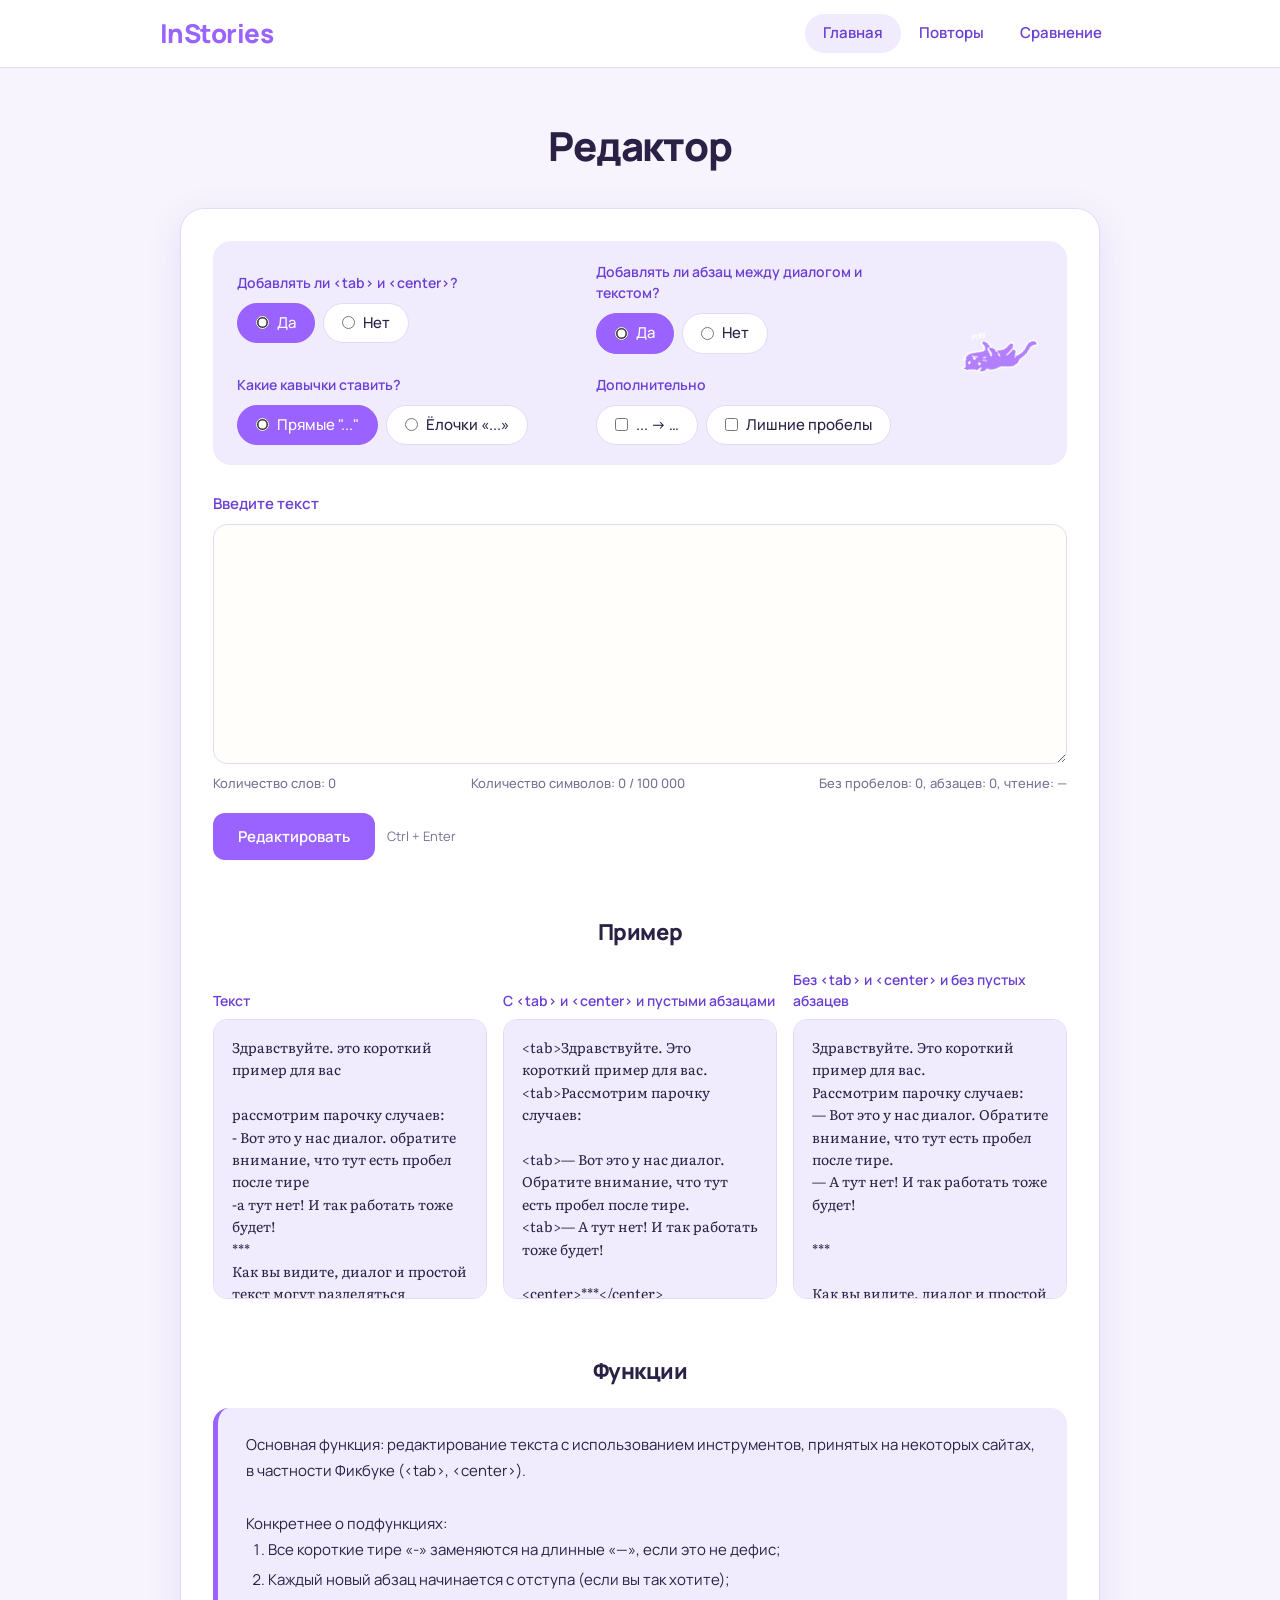
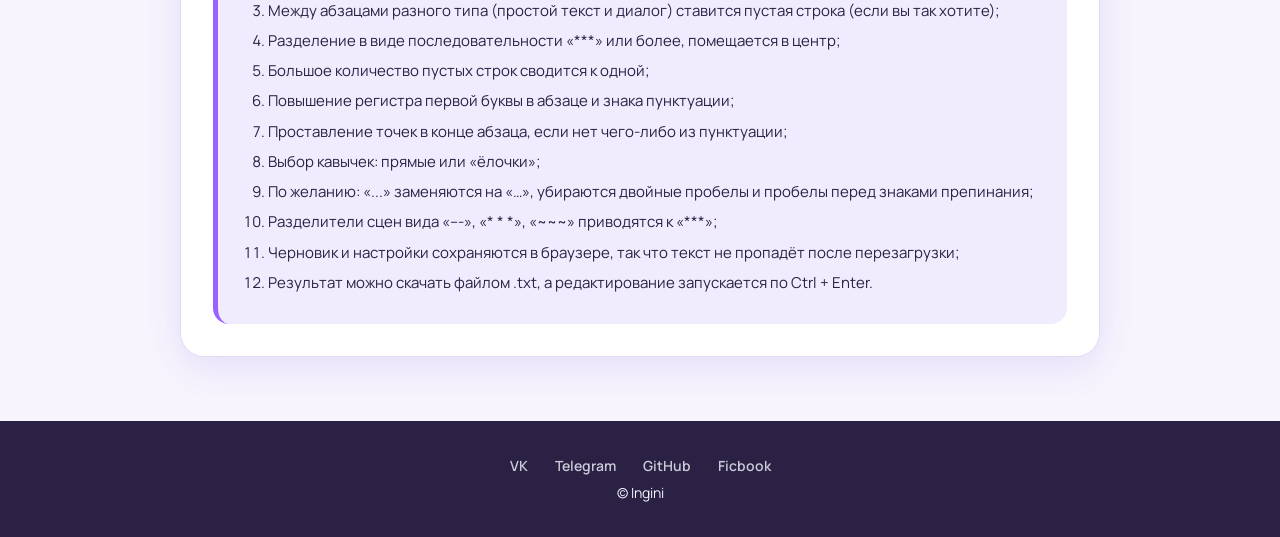
<file: index.html>
<!DOCTYPE html>
<html lang="ru">
<head>
    <meta charset="utf-8" />
    <meta name="author" content="Ingini" />
    <meta name="keywords" content="оформление,редактор,фикбук,ficbook,ingini,instories" />
    <meta name="viewport" content="width=device-width, initial-scale=1.0" />
    <title>Редактор</title>
    <link rel="stylesheet" href="site.css" />
    <link rel="stylesheet" href="home.css" />
    <link rel="icon" href="images/favicon.ico?v=2" sizes="any" />
    <link rel="icon" type="image/png" sizes="32x32" href="images/favicon-32.png?v=2" />
    <link rel="apple-touch-icon" href="images/apple-touch-icon.png?v=2" />
    <!-- Google tag (gtag.js) -->
    <script async src="https://www.googletagmanager.com/gtag/js?id=G-0665DH6TZF"></script>
    <script>
        window.dataLayer = window.dataLayer || [];
        function gtag() { dataLayer.push(arguments); }
        gtag('js', new Date());

        gtag('config', 'G-0665DH6TZF');
    </script>
</head>
<body>
    <header>
        <span class="logo">InStories</span>
        <nav>
            <a href="/" aria-current="page">Главная</a><a href="repeats.html">Повторы</a><a href="diff.html">Сравнение</a>
        </nav>
    </header>
    <main>
        <h1>Редактор</h1>

        <form id="editorForm" onsubmit="return false;">

            <div id="radioBox">
                <div id="radioBoxTeg">
                    <label class="radio-label">Добавлять ли &lt;tab&gt; и &lt;center&gt;?</label>
                    <div class="radio-group">
                        <label class="radio-option">
                            <input type="radio" name="OptionT" value="да" checked> Да
                        </label>
                        <label class="radio-option">
                            <input type="radio" name="OptionT" value="нет"> Нет
                        </label>
                    </div>
                </div>
                <div id="radioBoxParagraph">
                    <label class="radio-label">Добавлять ли абзац между диалогом и текстом?</label>
                    <div class="radio-group">
                        <label class="radio-option">
                            <input type="radio" name="OptionP" value="да" checked> Да
                        </label>
                        <label class="radio-option">
                            <input type="radio" name="OptionP" value="нет"> Нет
                        </label>
                    </div>
                </div>
                <div id="radioBoxQuotes">
                    <label class="radio-label">Какие кавычки ставить?</label>
                    <div class="radio-group">
                        <label class="radio-option">
                            <input type="radio" name="OptionQ" value="прямые" checked> Прямые "..."
                        </label>
                        <label class="radio-option">
                            <input type="radio" name="OptionQ" value="ёлочки"> Ёлочки &laquo;...&raquo;
                        </label>
                    </div>
                </div>
                <div id="radioBoxExtra">
                    <label class="radio-label">Дополнительно</label>
                    <div class="radio-group">
                        <label class="radio-option">
                            <input type="checkbox" id="optEllipsis"> ... &rarr; &hellip;
                        </label>
                        <label class="radio-option">
                            <input type="checkbox" id="optSpaces"> Лишние пробелы
                        </label>
                    </div>
                </div>
                <img src="images/cat3.svg" class="cat-image" alt="Cat Image">
            </div>

            <label for="myTextarea">Введите текст</label>
            <textarea id="myTextarea" name="Текст" oninput="countWords()"></textarea>

            <div class="counters">
                <div id="wordCount">Количество слов: 0</div>
                <div id="charCount">Количество символов: 0 / 100 000</div>
                <div id="extraCount">Без пробелов: 0, абзацев: 0, чтение: —</div>
            </div>
            <div class="actions">
                <button type="submit" id="formatBtn" onclick="formatText()"><span class="btn-label">Редактировать</span><span class="spinner" aria-hidden="true"></span></button>
                <span class="hint">Ctrl + Enter</span>
            </div>

            <div id="resultBlock" style="display:none;">
                <label for="outputTextarea">Оформленный текст</label>
                <textarea id="outputTextarea" readonly></textarea>
                <div class="actions">
                    <input type="button" value="Скопировать" onclick="copyToClipboard()" />
                    <input type="button" value="Скачать .txt" onclick="downloadText()" />
                    <input type="button" value="Очистить" onclick="clearText()" />
                </div>
            </div>

            <div id="exampleLabel" class="section-title">Пример</div>
            <div class="example">
                <div class="block">
                    <div class="label">Текст</div>
                    <textarea readonly class="textarea" rows="10">
Здравствуйте. это короткий пример для вас

рассмотрим парочку случаев: 
- Вот это у нас диалог. обратите внимание, что тут есть пробел после тире
-а тут нет! И так работать тоже будет!
***
Как вы видите, диалог и простой текст могут разделяться абзацами (если вы этого хотите).
- Диалог.
- Очень интересный диалог. 
Текст. 

Еще можно поставить пустой абзац не к месту, но он не сохранится. 



Но много абзацев сведутся к одному.
На этом у меня все, спасибо за внимание!
                    </textarea>
                </div>
                <div class="block">
                    <div class="label">С &lt;tab&gt; и &lt;center&gt; и пустыми абзацами</div>
                    <textarea readonly class="textarea" rows="10">
&lt;tab&gt;Здравствуйте. Это короткий пример для вас.
&lt;tab&gt;Рассмотрим парочку случаев:

&lt;tab&gt;— Вот это у нас диалог. Обратите внимание, что тут есть пробел после тире.
&lt;tab&gt;— А тут нет! И так работать тоже будет!

&lt;center&gt;***&lt;/center&gt;
&lt;tab&gt;Как вы видите, диалог и простой текст разделяются абзацами.

&lt;tab&gt;— Диалог.
&lt;tab&gt;— Очень интересный диалог.

&lt;tab&gt;Текст.
&lt;tab&gt;Еще можно поставить пустой абзац не к месту, но он не сохранится.
&lt;tab&gt;Но много абзацев сведутся к одному.
&lt;tab&gt;На этом у меня все, спасибо за внимание!
                    </textarea>
                </div>
                <div class="block">
                    <div class="label">Без &lt;tab&gt; и &lt;center&gt; и без пустых абзацев</div>
                    <textarea readonly class="textarea" rows="10">
Здравствуйте. Это короткий пример для вас.
Рассмотрим парочку случаев:
— Вот это у нас диалог. Обратите внимание, что тут есть пробел после тире.
— А тут нет! И так работать тоже будет!

***

Как вы видите, диалог и простой текст не разделяются абзацами.
— Диалог.
— Очень интересный диалог.
Текст.
Еще можно поставить пустой абзац не к месту, но он не сохранится.
Но много абзацев сведутся к одному.
На этом у меня все, спасибо за внимание!
                    </textarea>
                </div>
            </div>

            <div id="instracktLabel" class="section-title">Функции</div>
            <div id="instrackt">
                Основная функция: редактирование текста с использованием инструментов, принятых на некоторых сайтах, в частности Фикбуке (&lt;tab&gt;, &lt;center&gt;).
                <br /><br />
                Конкретнее о подфункциях:
                <ol>
                    <li>Все короткие тире «-» заменяются на длинные «—», если это не дефис;</li>
                    <li>Каждый новый абзац начинается с отступа (если вы так хотите);</li>
                    <li>Между абзацами разного типа (простой текст и диалог) ставится пустая строка (если вы так хотите);</li>
                    <li>Разделение в виде последовательности «***» или более, помещается в центр;</li>
                    <li>Большое количество пустых строк сводится к одной;</li>
                    <li>Повышение регистра первой буквы в абзаце и знака пунктуации;</li>
                    <li>Проставление точек в конце абзаца, если нет чего-либо из пунктуации;</li>
                    <li>Выбор кавычек: прямые или «ёлочки»;</li>
                    <li>По желанию: «...» заменяются на «…», убираются двойные пробелы и пробелы перед знаками препинания;</li>
                    <li>Разделители сцен вида «---», «* * *», «~~~» приводятся к «***»;</li>
                    <li>Черновик и настройки сохраняются в браузере, так что текст не пропадёт после перезагрузки;</li>
                    <li>Результат можно скачать файлом .txt, а редактирование запускается по Ctrl + Enter.</li>
                </ol>
            </div>
        </form>
    </main>
    <footer>
        <p id="link">
            <a href="https://vk.com/lngini" target="_blank">VK</a>
            <a href="https://t.me/InginiBlog" target="_blank" rel="noopener">Telegram</a>
            <a href="https://github.com/InIngini" target="_blank">GitHub</a>
            <a href="https://ficbook.net/authors/2049261" target="_blank">Ficbook</a>
        </p>
        <p>© Ingini</p>
    </footer>

    <script src="editor.js"></script>
</body>
</html>
</file>
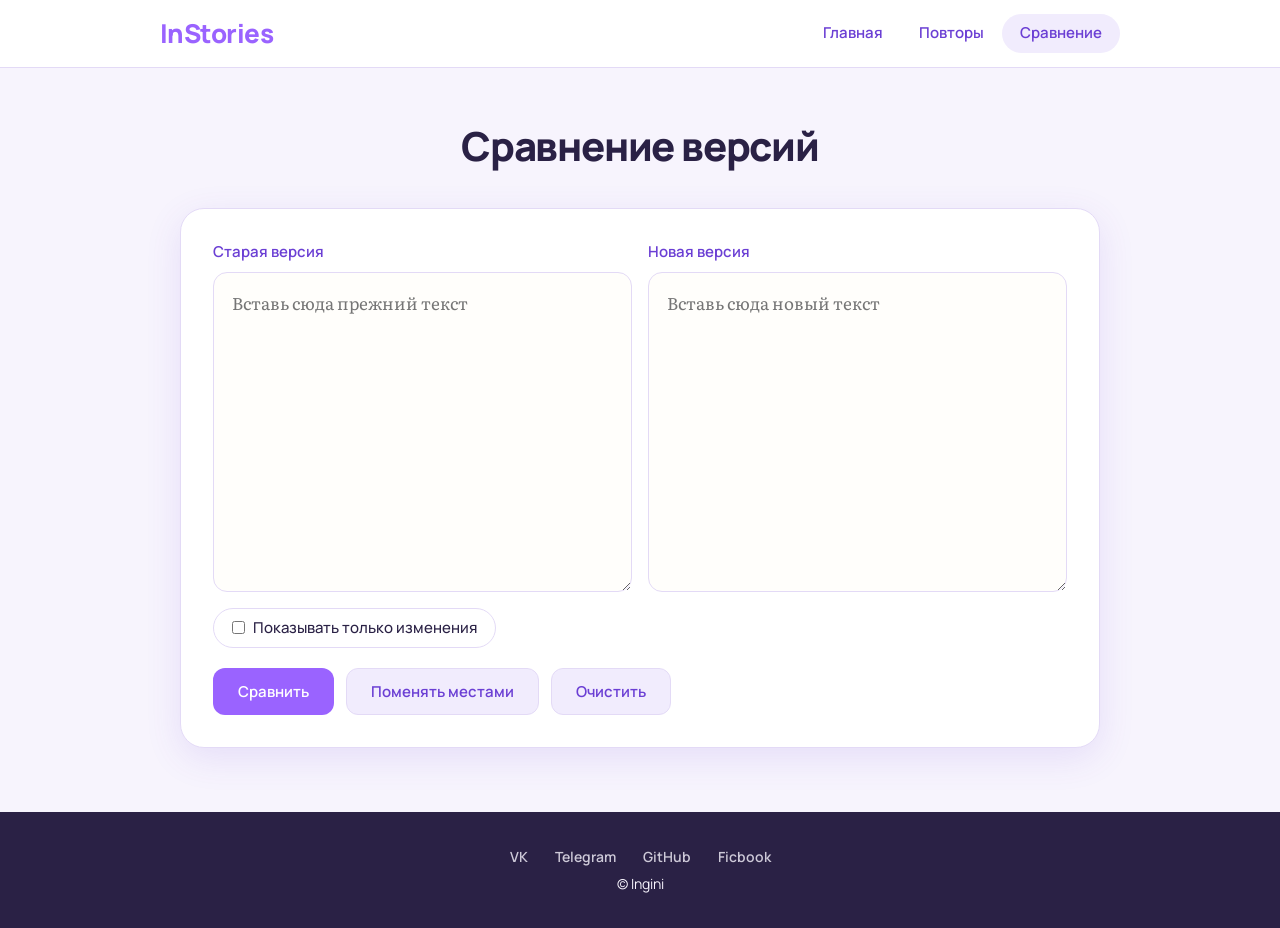
<file: diff.html>
<!DOCTYPE html>
<html lang="ru">
<head>
    <meta charset="utf-8" />
    <meta name="author" content="Ingini" />
    <meta name="viewport" content="width=device-width, initial-scale=1.0" />
    <title>Сравнение версий</title>
    <link rel="stylesheet" href="site.css" />
    <link rel="stylesheet" href="home.css" />
    <link rel="stylesheet" href="tools.css" />
    <link rel="icon" href="images/favicon.ico?v=2" sizes="any" />
    <link rel="icon" type="image/png" sizes="32x32" href="images/favicon-32.png?v=2" />
    <link rel="apple-touch-icon" href="images/apple-touch-icon.png?v=2" />
    <!-- Google tag (gtag.js) -->
    <script async src="https://www.googletagmanager.com/gtag/js?id=G-0665DH6TZF"></script>
    <script>
        window.dataLayer = window.dataLayer || [];
        function gtag() { dataLayer.push(arguments); }
        gtag('js', new Date());

        gtag('config', 'G-0665DH6TZF');
    </script>
</head>
<body>
    <header>
        <span class="logo">InStories</span>
        <nav><a href="index.html">Главная</a><a href="repeats.html">Повторы</a><a href="diff.html" aria-current="page">Сравнение</a></nav>
    </header>
    <main>
        <h1>Сравнение версий</h1>
        <form id="toolForm" onsubmit="return false;">
            <div class="two-col">
                <div>
                    <label for="oldText">Старая версия</label>
                    <textarea id="oldText" placeholder="Вставь сюда прежний текст"></textarea>
                </div>
                <div>
                    <label for="newText">Новая версия</label>
                    <textarea id="newText" placeholder="Вставь сюда новый текст"></textarea>
                </div>
            </div>
            <div class="tool-options">
                <label class="radio-option">
                    <input type="checkbox" id="optOnly"> Показывать только изменения
                </label>
            </div>
            <div class="actions">
                <input type="button" class="primary" value="Сравнить" onclick="compare()" />
                <input type="button" value="Поменять местами" onclick="swapTexts()" />
                <input type="button" value="Очистить" onclick="clearAll()" />
            </div>
            <div id="diffResult" hidden>
                <h2 class="result-title">Что изменилось</h2>
                <p id="diffStats" class="note"></p>
                <div id="diffOut"></div>
            </div>
        </form>
    </main>
    <footer>
        <p id="link">
            <a href="https://vk.com/lngini" target="_blank">VK</a>
            <a href="https://t.me/InginiBlog" target="_blank" rel="noopener">Telegram</a>
            <a href="https://github.com/InIngini" target="_blank">GitHub</a>
            <a href="https://ficbook.net/authors/2049261" target="_blank">Ficbook</a>
        </p>
        <p>© Ingini</p>
    </footer>
    <script src="diff.js"></script>
</body>
</html>
</file>
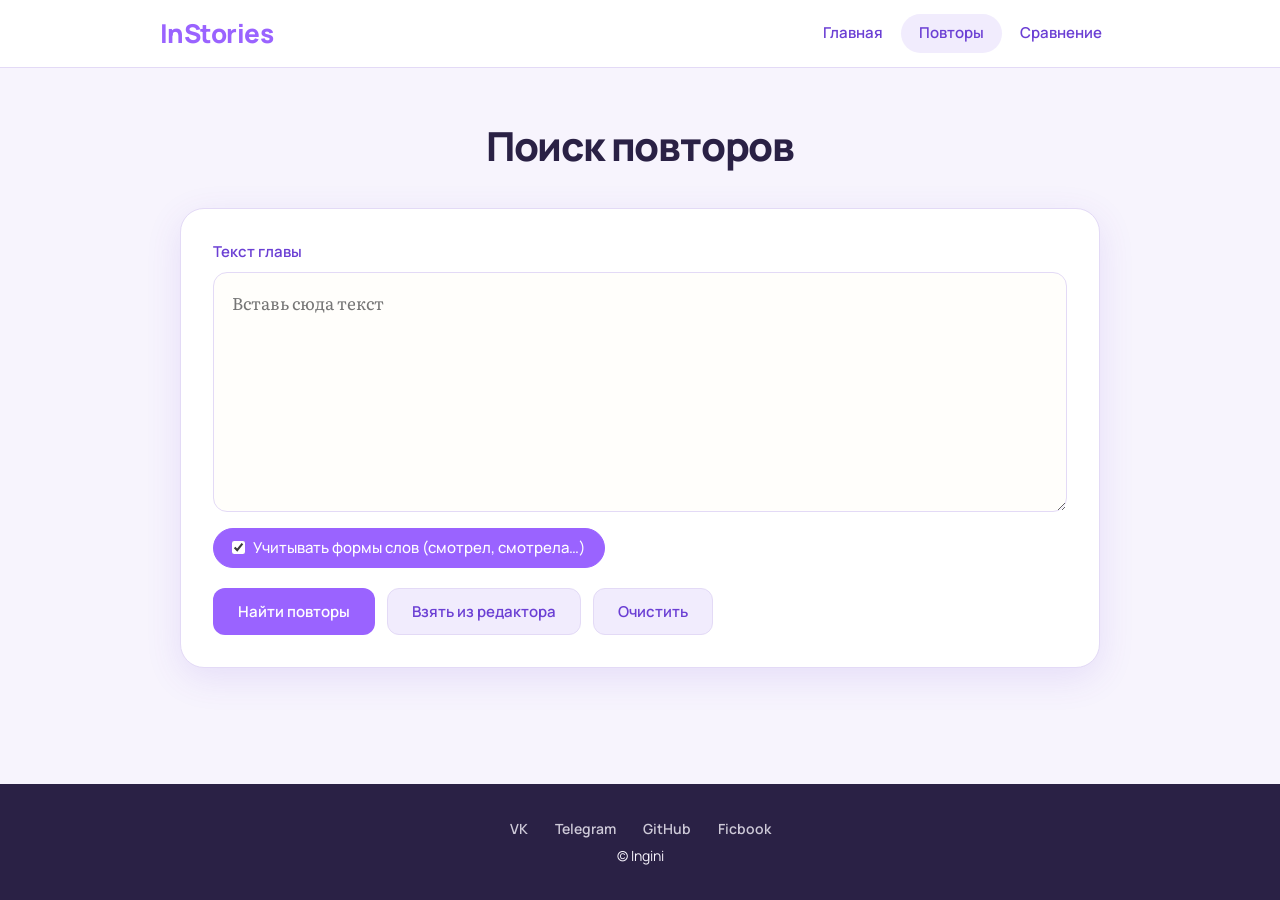
<file: repeats.html>
<!DOCTYPE html>
<html lang="ru">
<head>
    <meta charset="utf-8" />
    <meta name="author" content="Ingini" />
    <meta name="viewport" content="width=device-width, initial-scale=1.0" />
    <title>Поиск повторов</title>
    <link rel="stylesheet" href="site.css" />
    <link rel="stylesheet" href="home.css" />
    <link rel="stylesheet" href="tools.css" />
    <link rel="icon" href="images/favicon.ico?v=2" sizes="any" />
    <link rel="icon" type="image/png" sizes="32x32" href="images/favicon-32.png?v=2" />
    <link rel="apple-touch-icon" href="images/apple-touch-icon.png?v=2" />
    <!-- Google tag (gtag.js) -->
    <script async src="https://www.googletagmanager.com/gtag/js?id=G-0665DH6TZF"></script>
    <script>
        window.dataLayer = window.dataLayer || [];
        function gtag() { dataLayer.push(arguments); }
        gtag('js', new Date());

        gtag('config', 'G-0665DH6TZF');
    </script>
</head>
<body>
    <header>
        <span class="logo">InStories</span>
        <nav><a href="index.html">Главная</a><a href="repeats.html" aria-current="page">Повторы</a><a href="diff.html">Сравнение</a></nav>
    </header>
    <main>
        <h1>Поиск повторов</h1>
        <form id="toolForm" onsubmit="return false;">
            <label for="src">Текст главы</label>
            <textarea id="src" placeholder="Вставь сюда текст"></textarea>
            <div class="tool-options">
                <label class="radio-option">
                    <input type="checkbox" id="optMerge" checked> Учитывать формы слов (смотрел, смотрела…)
                </label>
            </div>
            <div class="actions">
                <input type="button" class="primary" value="Найти повторы" onclick="analyze()" />
                <input type="button" value="Взять из редактора" onclick="fromEditor()" />
                <input type="button" value="Очистить" onclick="clearAll()" />
            </div>

            <div id="results" hidden>
                <h2 class="result-title">Частые слова</h2>
                <p class="note">Слова от 4 букв, которые встречаются 3 раза и чаще. Нажми на слово, чтобы увидеть его в тексте.</p>
                <div id="freqList" class="chips"></div>

                <h2 class="result-title">Одинаковые начала предложений</h2>
                <p class="note">Первые слова, с которых начинаются 4 предложения и больше, и серии из 3 предложений подряд.</p>
                <div id="startList" class="chips"></div>
                <ul id="runList"></ul>

                <h2 class="result-title">Слова-паразиты</h2>
                <p class="note">Встречаются 2 раза и чаще. В скобках частота на 1000 слов. Не всё из этого плохо, это просто повод перечитать.</p>
                <div id="fillerList" class="chips"></div>

                <div id="previewWrap" hidden>
                    <h2 class="result-title">Текст с подсветкой</h2>
                    <div id="previewBox"></div>
                </div>
            </div>
        </form>
    </main>
    <footer>
        <p id="link">
            <a href="https://vk.com/lngini" target="_blank">VK</a>
            <a href="https://t.me/InginiBlog" target="_blank" rel="noopener">Telegram</a>
            <a href="https://github.com/InIngini" target="_blank">GitHub</a>
            <a href="https://ficbook.net/authors/2049261" target="_blank">Ficbook</a>
        </p>
        <p>© Ingini</p>
    </footer>
    <script src="repeats.js"></script>
</body>
</html>
</file>
<file: site.css>
@import url('https://fonts.googleapis.com/css2?family=Manrope:wght@500;600;800&family=Literata:opsz,wght@7..72,400;7..72,600&display=swap');

:root {
    --violet: #9a63ff;
    --violet-hover: #8348f0;
    --violet-deep: #6b3fd4;
    --ink: #2a2145;
    --muted: #7a7194;
    --wash: #f1ecfd;
    --bg: #f7f4fd;
    --card: #ffffff;
    --paper: #fffefb;
    --line: #e3daf6;
    --shadow: 0 10px 36px rgba(107, 63, 212, 0.12);
    --ui: 'Manrope', 'Segoe UI', Tahoma, sans-serif;
    --prose: 'Literata', Georgia, 'Times New Roman', serif;
    --gap: 24px;
}

@media (prefers-color-scheme: dark) {
    :root {
        --violet: #b08cff;
        --violet-hover: #c2a4ff;
        --violet-deep: #cdb8ff;
        --ink: #ece7fb;
        --muted: #a79fc4;
        --wash: #2a2347;
        --bg: #17132a;
        --card: #211b3b;
        --paper: #1b1633;
        --line: #3a3160;
        --shadow: 0 10px 36px rgba(0, 0, 0, 0.4);
    }
}

* { box-sizing: border-box; }

body {
    margin: 0;
    min-height: 100vh;
    display: flex;
    flex-direction: column;
    font-family: var(--ui);
    background-color: var(--bg);
    color: var(--ink);
    line-height: 1.5;
}

/* ---------- шапка ---------- */
header {
    display: flex;
    justify-content: space-between;
    align-items: center;
    padding: 14px max(24px, calc((100% - 960px) / 2));
    background-color: var(--card);
    border-bottom: 1px solid var(--line);
}

header .logo {
    font-size: 26px;
    font-weight: 800;
    letter-spacing: -0.02em;
    color: var(--violet);
}

header nav a {
    display: inline-block;
    padding: 8px 18px;
    border-radius: 999px;
    color: var(--violet-deep);
    text-decoration: none;
    font-size: 15px;
    font-weight: 600;
    transition: background-color 0.2s, transform 0.2s;
}

header nav a:hover { background-color: var(--wash); transform: translateY(-1px); }
header nav a[aria-current="page"] { background-color: var(--wash); }

/* ---------- каркас ---------- */
main {
    width: 100%;
    max-width: 960px;
    margin: 0 auto;
    padding: 48px 20px 0;
    flex: 1;
}

h1 {
    text-align: center;
    font-size: 40px;
    font-weight: 800;
    letter-spacing: -0.03em;
    margin: 0 0 32px;
}

.section-title {
    text-align: center;
    font-size: 22px;
    font-weight: 800;
    letter-spacing: -0.02em;
    margin: 56px 0 20px;
}

form {
    display: flex;
    flex-direction: column;
    background-color: var(--card);
    padding: 32px;
    border: 1px solid var(--line);
    border-radius: 24px;
    box-shadow: var(--shadow);
    animation: rise 0.6s cubic-bezier(.2, .7, .2, 1) both;
}

/* единственная «постановочная» анимация при загрузке */
@keyframes rise {
    from { opacity: 0; transform: translateY(18px); }
    to   { opacity: 1; transform: none; }
}

label {
    display: block;
    margin: 0 0 8px;
    font-weight: 600;
    font-size: 15px;
    color: var(--violet-deep);
}

textarea {
    display: block;
    width: 100%;
    min-height: 240px;
    padding: 16px 18px;
    border: 1px solid var(--line);
    border-radius: 14px;
    background-color: var(--paper);
    color: var(--ink);
    font-family: var(--prose);
    font-size: 17px;
    line-height: 1.7;
    resize: vertical;
    transition: border-color 0.2s, box-shadow 0.2s;
}

textarea:focus {
    outline: none;
    border-color: var(--violet);
    box-shadow: 0 0 0 4px rgba(154, 99, 255, 0.18);
}

/* ---------- счётчики и кнопки ---------- */
.counters {
    display: flex;
    flex-wrap: wrap;
    justify-content: space-between;
    gap: 4px 20px;
    margin: 10px 0 20px;
    font-size: 13px;
    font-weight: 500;
    color: var(--muted);
}

.actions {
    display: flex;
    flex-wrap: wrap;
    gap: 12px;
}

button[type="submit"],
input[type="button"] {
    position: relative;
    font-family: var(--ui);
    padding: 12px 24px;
    border: 1px solid transparent;
    border-radius: 12px;
    font-size: 15px;
    font-weight: 600;
    cursor: pointer;
    transition: background-color 0.2s, border-color 0.2s, transform 0.15s, box-shadow 0.2s;
}

button[type="submit"] { background-color: var(--violet); color: #fff; }

button[type="submit"]:hover {
    background-color: var(--violet-hover);
    transform: translateY(-2px);
    box-shadow: 0 6px 16px rgba(154, 99, 255, 0.35);
}

input[type="button"] {
    background-color: var(--wash);
    color: var(--violet-deep);
    border-color: var(--line);
}

input[type="button"]:hover { border-color: var(--violet); transform: translateY(-2px); }

button[type="submit"]:active,
input[type="button"]:active { transform: translateY(0); box-shadow: none; }

input:focus-visible,
a:focus-visible {
    outline: 3px solid var(--violet);
    outline-offset: 2px;
}

/* спиннер вместо текста кнопки (ширина кнопки не меняется) */
.spinner {
    display: none;
    position: absolute;
    inset: 0;
    margin: auto;
    width: 18px;
    height: 18px;
    border: 2px solid rgba(255, 255, 255, 0.4);
    border-top-color: #fff;
    border-radius: 50%;
    animation: spin 0.7s linear infinite;
}

button.loading { cursor: progress; pointer-events: none; }
button.loading .btn-label { visibility: hidden; }
button.loading .spinner { display: block; }

@keyframes spin { to { transform: rotate(360deg); } }

.hint {
    align-self: center;
    font-size: 13px;
    color: var(--muted);
}

/* ---------- результат ---------- */
#resultBlock {
    margin-top: 28px;
    padding-top: 28px;
    border-top: 1px dashed var(--line);
}

#resultBlock .actions { margin-top: 16px; }

/* появляется при display:block, когда JS показывает блок */
#resultBlock { animation: reveal 0.45s ease-out both; }

@keyframes reveal {
    from { opacity: 0; transform: translateY(-8px); }
    to   { opacity: 1; transform: none; }
}

#copyMessage {
    position: fixed;
    bottom: 32px;
    left: 50%;
    transform: translateX(-50%);
    padding: 12px 24px;
    border-radius: 999px;
    background-color: var(--ink);
    color: var(--bg);
    font-size: 14px;
    font-weight: 600;
    box-shadow: 0 6px 20px rgba(0, 0, 0, 0.25);
    z-index: 1000;
    animation: toast 2s ease both;
}

@keyframes toast {
    0%   { opacity: 0; transform: translate(-50%, 12px); }
    12%  { opacity: 1; transform: translate(-50%, 0); }
    85%  { opacity: 1; transform: translate(-50%, 0); }
    100% { opacity: 0; transform: translate(-50%, 6px); }
}

/* ---------- примеры ---------- */
.example {
    display: grid;
    grid-template-columns: repeat(3, 1fr);
    grid-template-rows: auto 1fr;
    gap: 8px 16px;
}

.example .block {
    display: grid;
    grid-row: span 2;
    grid-template-rows: subgrid;
    gap: 8px;
    min-width: 0;
}

.example .label {
    align-self: end;
    font-weight: 600;
    font-size: 14px;
    color: var(--violet-deep);
}

.example .textarea {
    height: 100%;
    min-height: 280px;
    font-size: 14px;
    line-height: 1.6;
    background-color: var(--wash);
    resize: none;
}

/* ---------- функции ---------- */
#instrackt {
    margin: 0;
    padding: 24px 28px;
    border-radius: 16px;
    border-left: 5px solid var(--violet);
    background-color: var(--wash);
    font-size: 15px;
    font-weight: 400;
    line-height: 1.75;
    color: var(--ink);
}

#instrackt ol { margin: 0; padding-left: 22px; }
#instrackt li { margin-bottom: 4px; }

/* ---------- подвал ---------- */
footer {
    margin-top: 64px;
    padding: 28px 20px;
    text-align: center;
    background-color: var(--ink);
    color: var(--bg);
    font-size: 14px;
}

footer p { margin: 6px 0; }

footer a {
    display: inline-block;
    margin: 0 12px;
    color: var(--bg);
    text-decoration: none;
    font-weight: 600;
    opacity: 0.8;
    transition: opacity 0.2s, transform 0.2s;
}

footer a:hover { opacity: 1; transform: translateY(-2px); }

/* ---------- мобильные ---------- */
@media (max-width: 860px) {
    main { padding-top: 32px; }
    h1 { font-size: 32px; }
    form { padding: 20px; }
    header { padding: 12px 18px; }
    .example { grid-template-columns: 1fr; grid-template-rows: none; }
    .example .block { grid-row: auto; grid-template-rows: auto auto; }
    .example .textarea { height: auto; }
}

@media (max-width: 480px) {
    .actions > input, .actions > button { flex: 1 1 100%; }
}

@media (prefers-reduced-motion: reduce) {
    *, *::before, *::after {
        animation: none !important;
        transition: none !important;
    }
    .spinner { animation: spin 1.6s linear infinite !important; }
}
</file>
<file: home.css>
#radioBox {
    display: grid;
    grid-template-columns: 1fr 1fr auto;
    gap: 20px 32px;
    align-items: center;
    margin-bottom: 28px;
    padding: 20px 24px;
    background-color: var(--wash);
    border-radius: 18px;
}

#radioBoxTeg, #radioBoxParagraph, #radioBoxQuotes, #radioBoxExtra { min-width: 0; }

.radio-label {
    margin: 0 0 10px;
    font-size: 14px;
    font-weight: 600;
    text-align: left;
    color: var(--violet-deep);
}

.radio-group { display: flex; flex-wrap: wrap; align-items: center; gap: 8px; }

.radio-option {
    display: inline-flex;
    align-items: center;
    gap: 8px;
    margin: 0;
    padding: 8px 18px;
    border: 1px solid var(--line);
    border-radius: 999px;
    background-color: var(--card);
    font-size: 15px;
    font-weight: 500;
    color: var(--ink);
    cursor: pointer;
    transition: border-color 0.2s, background-color 0.2s, color 0.2s, transform 0.15s;
}

.radio-option input { margin: 0; accent-color: var(--violet); }

.radio-option:hover { border-color: var(--violet); transform: translateY(-1px); }

.radio-option:has(input:checked) {
    border-color: var(--violet);
    background-color: var(--violet);
    color: #fff;
}

.radio-option:has(input:checked) input { accent-color: #fff; }

.radio-option:has(input:focus-visible) {
    outline: 3px solid var(--violet);
    outline-offset: 2px;
}

.cat-image {
    width: 88px;
    height: 88px;
    object-fit: contain;
    animation: breathe 4s ease-in-out infinite;
    transform-origin: 50% 90%;
    grid-column: 3;
    grid-row: 1 / span 2;
}

@keyframes breathe {
    0%, 100% { transform: scale(1) rotate(0deg); }
    50%      { transform: scale(1.05) rotate(-2deg); }
}

@media (max-width: 700px) {
    #radioBox { grid-template-columns: 1fr; justify-items: start; }
    .cat-image { grid-column: auto; grid-row: auto; justify-self: center; }
}
</file>
<file: tools.css>
:root {
    --ins-bg: #d9f7e4; --ins-ink: #14633a;
    --del-bg: #fde0e4; --del-ink: #9b1c36;
}
@media (prefers-color-scheme: dark) {
    :root { --ins-bg: #1d4a33; --ins-ink: #b7f0cf; --del-bg: #542230; --del-ink: #ffc2cf; }
}

[hidden] { display: none !important; }

input[type="button"].primary { background-color: var(--violet); color: #fff; border-color: transparent; }
input[type="button"].primary:hover { background-color: var(--violet-hover); box-shadow: 0 6px 16px rgba(154, 99, 255, 0.35); }

.btn {
    display: inline-block; padding: 12px 24px; border-radius: 12px;
    background-color: var(--violet); color: #fff; text-decoration: none; font-weight: 600;
    transition: background-color 0.2s, transform 0.15s;
}
.btn:hover { background-color: var(--violet-hover); transform: translateY(-2px); }

header nav a[aria-current="page"] { background-color: var(--wash); }

.tool-options { display: flex; flex-wrap: wrap; gap: 8px; margin: 16px 0 20px; }

.two-col { display: grid; grid-template-columns: 1fr 1fr; gap: 16px; }
.two-col textarea { min-height: 320px; }
@media (max-width: 860px) { .two-col { grid-template-columns: 1fr; } }

.result-title { font-size: 18px; font-weight: 800; letter-spacing: -0.01em; margin: 32px 0 6px; }
.result-title:first-child { margin-top: 0; }
.note { margin: 0 0 12px; font-size: 14px; color: var(--muted); }
.empty { margin: 0; color: var(--muted); }

.chips { display: flex; flex-wrap: wrap; gap: 8px; }
.chip {
    font-family: var(--ui); font-size: 14px; font-weight: 500;
    padding: 6px 14px; border: 1px solid var(--line); border-radius: 999px;
    background-color: var(--wash); color: var(--ink);
}
.chip b { margin-left: 4px; color: var(--violet-deep); }
button.chip { cursor: pointer; transition: border-color 0.2s, background-color 0.2s; }
button.chip:hover { border-color: var(--violet); }
button.chip.active { background-color: var(--violet); border-color: var(--violet); color: #fff; }
button.chip.active b { color: #fff; }
button.chip:focus-visible { outline: 3px solid var(--violet); outline-offset: 2px; }

#runList { margin: 12px 0 0; padding-left: 20px; line-height: 1.7; }

#previewBox {
    position: relative; max-height: 360px; overflow: auto;
    padding: 16px 18px; border: 1px solid var(--line); border-radius: 14px;
    background-color: var(--paper); font-family: var(--prose);
    font-size: 16px; line-height: 1.7; white-space: pre-wrap;
}
mark { padding: 0 2px; border-radius: 3px; background-color: #ffe27a; color: #2a2145; }

.dp {
    margin: 0 0 10px; padding: 10px 14px; border-left: 4px solid var(--line);
    border-radius: 8px; background-color: var(--paper);
    font-family: var(--prose); font-size: 16px; line-height: 1.7;
}
.dp.changed { border-left-color: var(--violet); }
.dp.added { border-left-color: var(--ins-ink); }
.dp.removed { border-left-color: var(--del-ink); }
ins { padding: 0 1px; border-radius: 3px; background-color: var(--ins-bg); color: var(--ins-ink); text-decoration: none; }
del { padding: 0 1px; border-radius: 3px; background-color: var(--del-bg); color: var(--del-ink); text-decoration: line-through; }
#diffOut.only-changes .same { display: none; }

.notfound { text-align: center; padding: 48px 32px; }
.notfound .cat-image { display: block; margin: 0 auto 16px; grid-column: auto; grid-row: auto; }
.notfound p { margin: 0 0 24px; color: var(--muted); }
</file>
